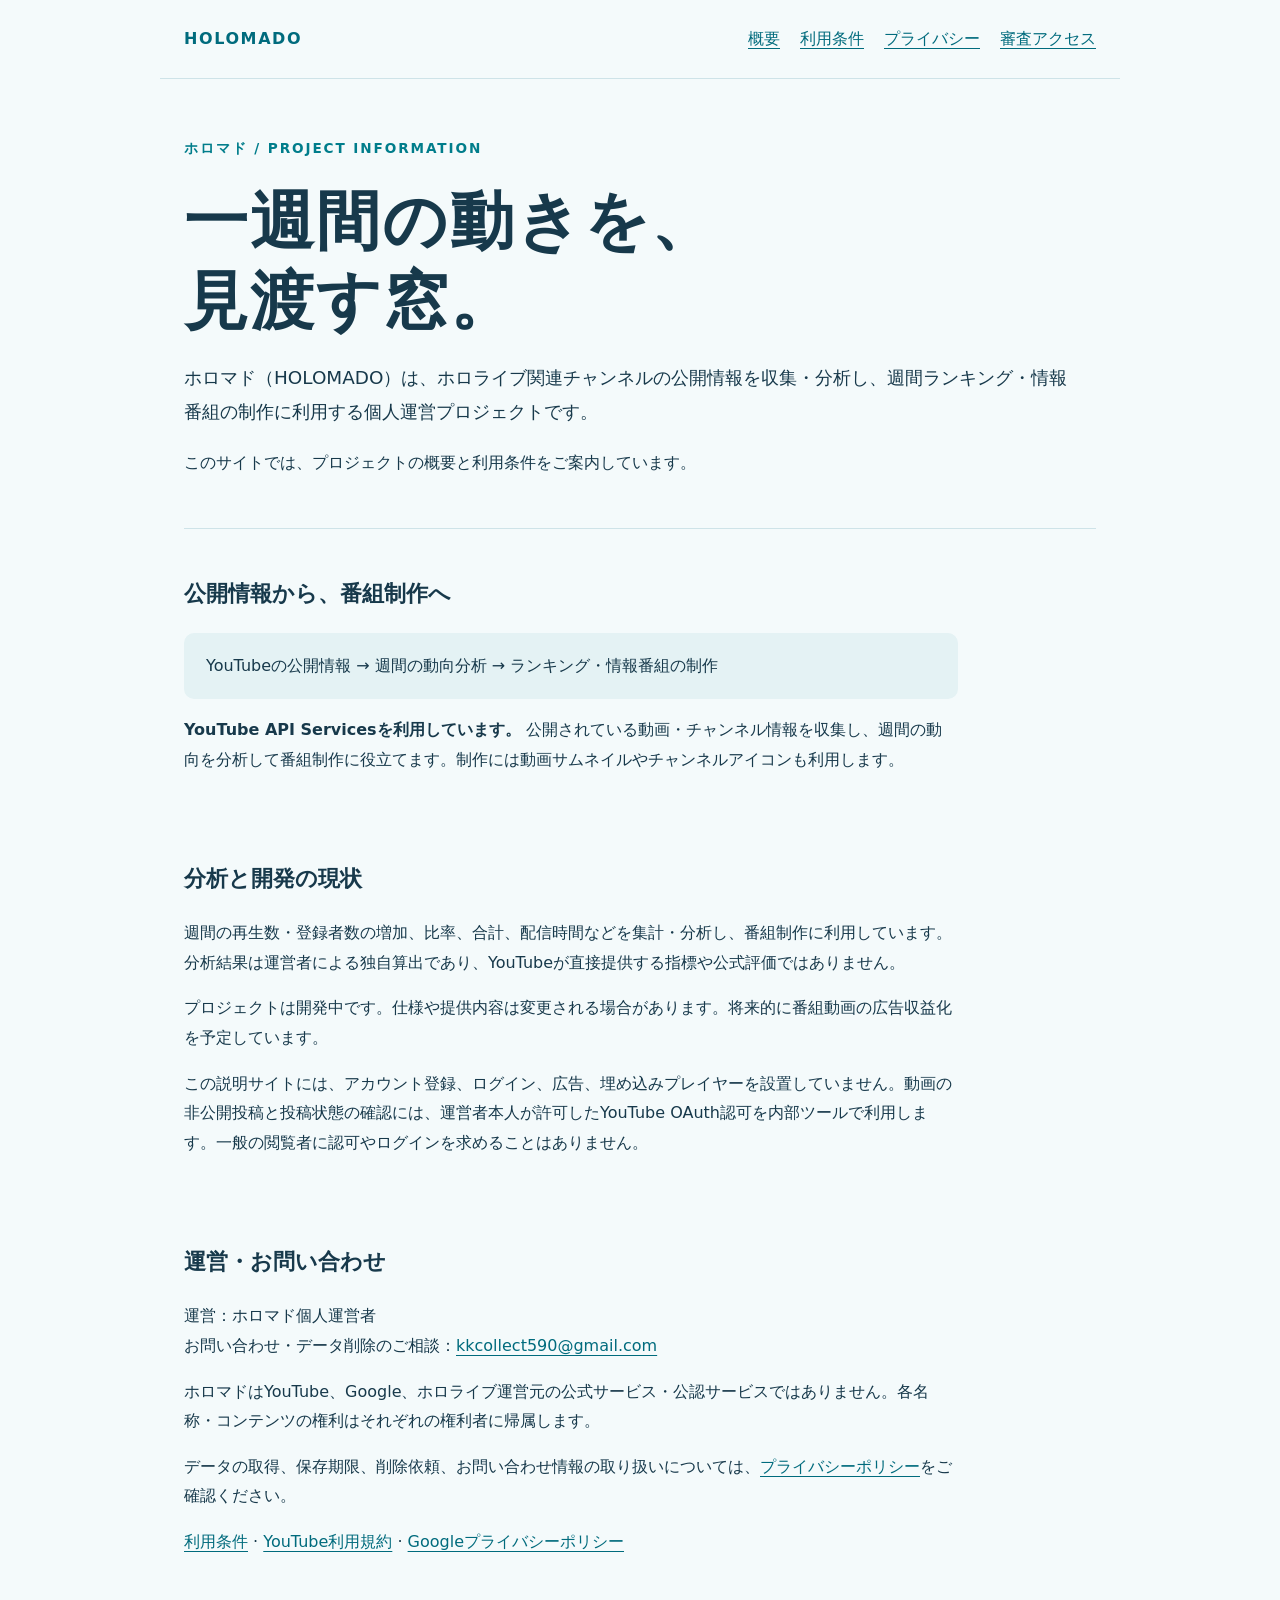
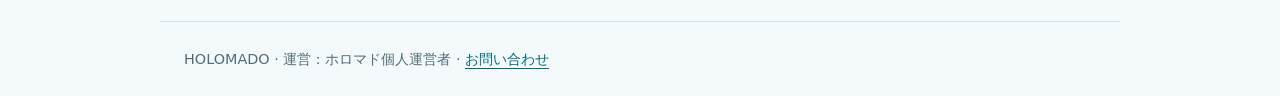
<file: index.html>
<!DOCTYPE html>
<html lang="ja"><head><meta charset="utf-8"/><meta content="width=device-width,initial-scale=1" name="viewport"/><title>ホロマド | HOLOMADO</title><meta content="ホロマドは、ホロライブ関連チャンネルの公開情報を分析し、週間ランキング・情報番組を制作する個人運営プロジェクトです。" name="description"/><link href="style.css" rel="stylesheet"/></head><body><header><a class="brand" href="index.html">HOLOMADO</a><nav aria-label="メイン"><a href="index.html">概要</a><a href="terms.html">利用条件</a><a href="privacy.html">プライバシー</a><a href="review.html">審査アクセス</a></nav></header><main><div class="hero"><p class="eyebrow">ホロマド / PROJECT INFORMATION</p><h1>一週間の動きを、<br/>見渡す窓。</h1><p class="lead">ホロマド（HOLOMADO）は、ホロライブ関連チャンネルの公開情報を収集・分析し、週間ランキング・情報番組の制作に利用する個人運営プロジェクトです。</p><p>このサイトでは、プロジェクトの概要と利用条件をご案内しています。</p></div>
<section><h2>公開情報から、番組制作へ</h2><p class="flow">YouTubeの公開情報 → 週間の動向分析 → ランキング・情報番組の制作</p><p><strong>YouTube API Servicesを利用しています。</strong> 公開されている動画・チャンネル情報を収集し、週間の動向を分析して番組制作に役立てます。制作には動画サムネイルやチャンネルアイコンも利用します。</p></section>
<section><h2>分析と開発の現状</h2><p>週間の再生数・登録者数の増加、比率、合計、配信時間などを集計・分析し、番組制作に利用しています。分析結果は運営者による独自算出であり、YouTubeが直接提供する指標や公式評価ではありません。</p><p>プロジェクトは開発中です。仕様や提供内容は変更される場合があります。将来的に番組動画の広告収益化を予定しています。</p><p>この説明サイトには、アカウント登録、ログイン、広告、埋め込みプレイヤーを設置していません。動画の非公開投稿と投稿状態の確認には、運営者本人が許可したYouTube OAuth認可を内部ツールで利用します。一般の閲覧者に認可やログインを求めることはありません。</p></section>
<section><h2>運営・お問い合わせ</h2><p>運営：ホロマド個人運営者<br/>お問い合わせ・データ削除のご相談：<a href="mailto:kkcollect590@gmail.com">kkcollect590@gmail.com</a></p><p>ホロマドはYouTube、Google、ホロライブ運営元の公式サービス・公認サービスではありません。各名称・コンテンツの権利はそれぞれの権利者に帰属します。</p><p>データの取得、保存期限、削除依頼、お問い合わせ情報の取り扱いについては、<a href="privacy.html">プライバシーポリシー</a>をご確認ください。</p><p><a href="terms.html">利用条件</a> · <a href="https://www.youtube.com/t/terms">YouTube利用規約</a> · <a href="https://policies.google.com/privacy">Googleプライバシーポリシー</a></p></section></main><footer>HOLOMADO · 運営：ホロマド個人運営者 · <a href="mailto:kkcollect590@gmail.com">お問い合わせ</a></footer></body></html>
</file>
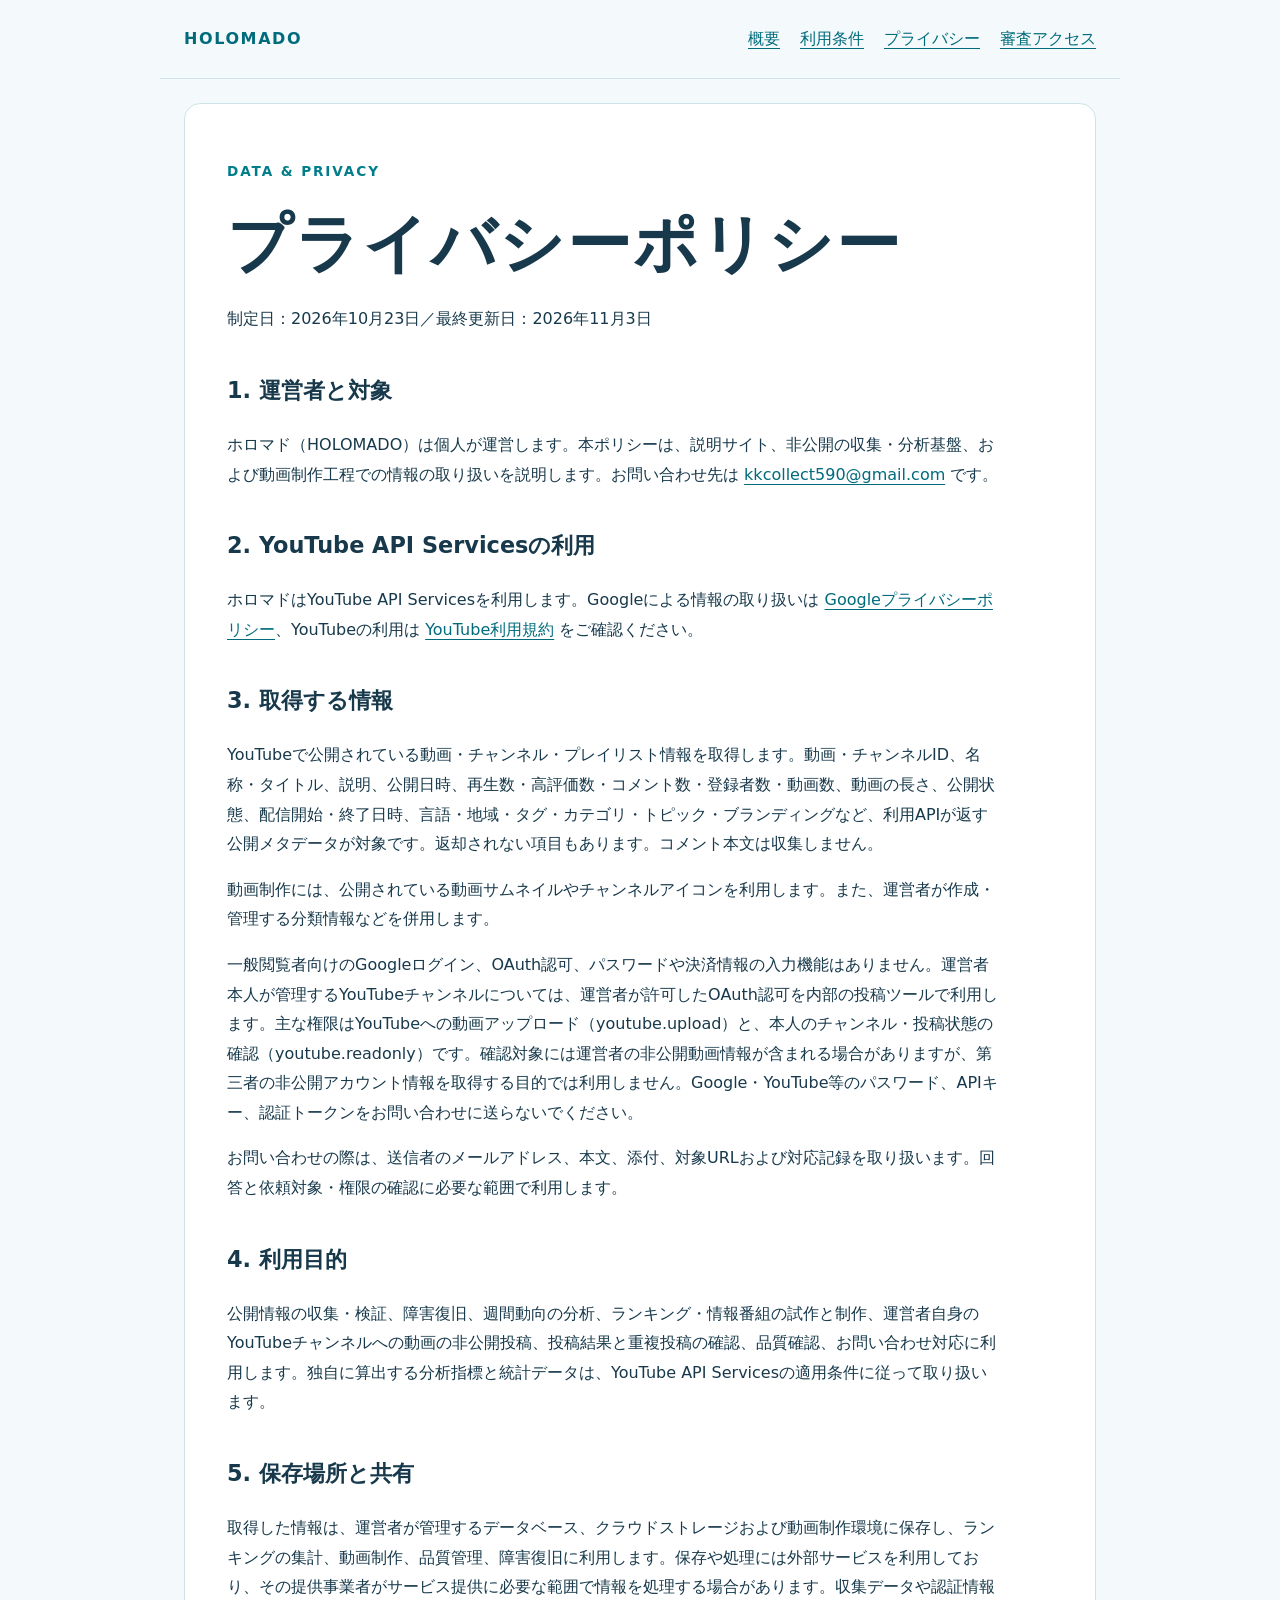
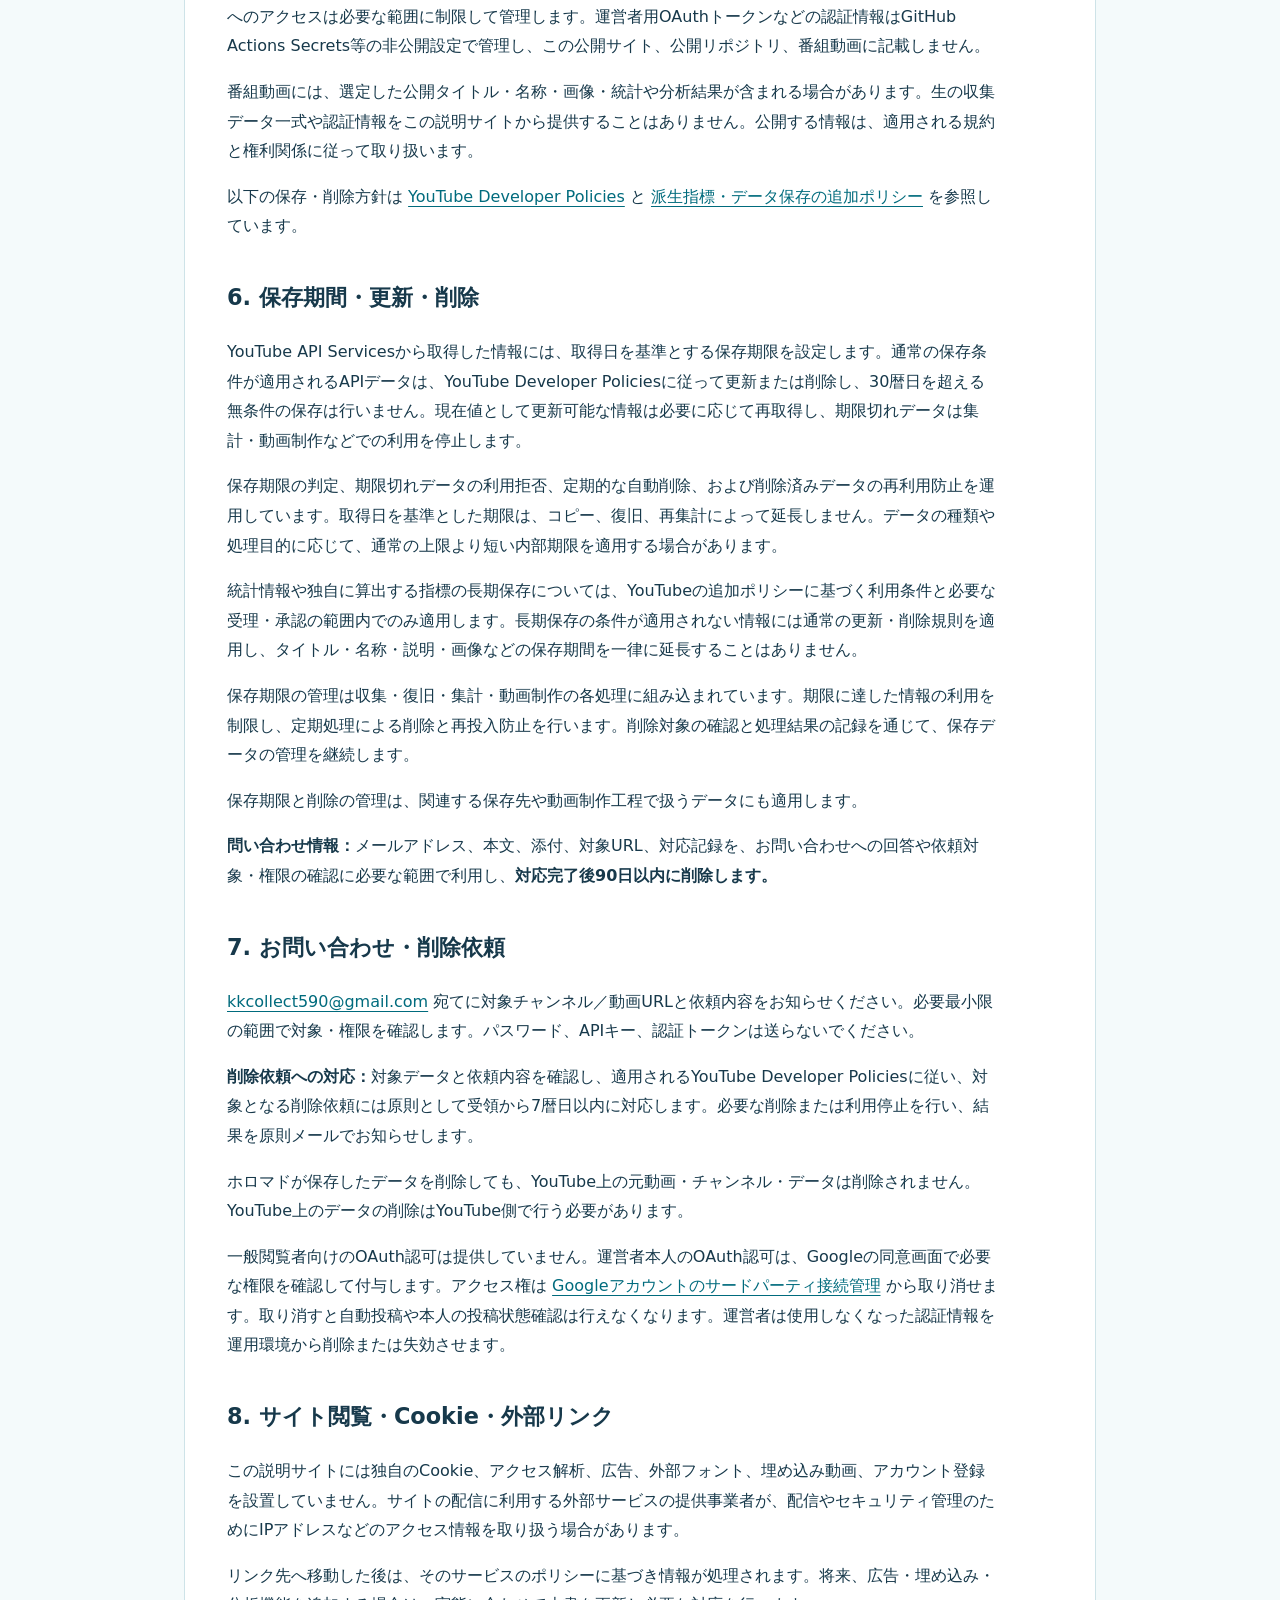
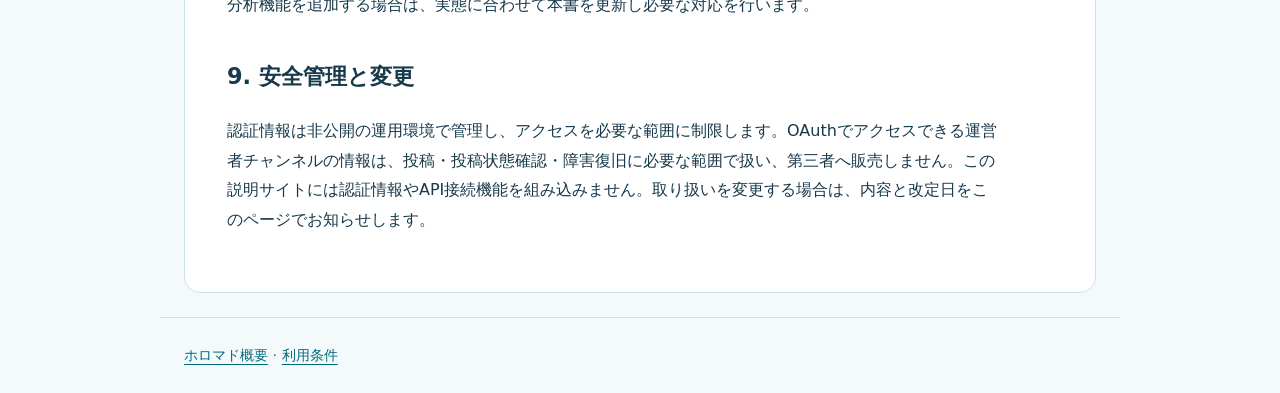
<file: privacy.html>
<!DOCTYPE html>
<html lang="ja"><head><meta charset="utf-8"/><meta content="width=device-width,initial-scale=1" name="viewport"/><title>プライバシーポリシー | ホロマド</title><link href="style.css" rel="stylesheet"/></head><body><header><a class="brand" href="index.html">HOLOMADO</a><nav aria-label="メイン"><a href="index.html">概要</a><a href="terms.html">利用条件</a><a href="privacy.html">プライバシー</a><a href="review.html">審査アクセス</a></nav></header><main><article><p class="eyebrow">DATA &amp; PRIVACY</p><h1>プライバシーポリシー</h1><p>制定日：2026年10月23日／最終更新日：2026年11月3日</p>
<h2>1. 運営者と対象</h2><p>ホロマド（HOLOMADO）は個人が運営します。本ポリシーは、説明サイト、非公開の収集・分析基盤、および動画制作工程での情報の取り扱いを説明します。お問い合わせ先は <a href="mailto:kkcollect590@gmail.com">kkcollect590@gmail.com</a> です。</p>
<h2>2. YouTube API Servicesの利用</h2><p>ホロマドはYouTube API Servicesを利用します。Googleによる情報の取り扱いは <a href="https://policies.google.com/privacy">Googleプライバシーポリシー</a>、YouTubeの利用は <a href="https://www.youtube.com/t/terms">YouTube利用規約</a> をご確認ください。</p>
<h2>3. 取得する情報</h2><p>YouTubeで公開されている動画・チャンネル・プレイリスト情報を取得します。動画・チャンネルID、名称・タイトル、説明、公開日時、再生数・高評価数・コメント数・登録者数・動画数、動画の長さ、公開状態、配信開始・終了日時、言語・地域・タグ・カテゴリ・トピック・ブランディングなど、利用APIが返す公開メタデータが対象です。返却されない項目もあります。コメント本文は収集しません。</p><p>動画制作には、公開されている動画サムネイルやチャンネルアイコンを利用します。また、運営者が作成・管理する分類情報などを併用します。</p><p>一般閲覧者向けのGoogleログイン、OAuth認可、パスワードや決済情報の入力機能はありません。運営者本人が管理するYouTubeチャンネルについては、運営者が許可したOAuth認可を内部の投稿ツールで利用します。主な権限はYouTubeへの動画アップロード（youtube.upload）と、本人のチャンネル・投稿状態の確認（youtube.readonly）です。確認対象には運営者の非公開動画情報が含まれる場合がありますが、第三者の非公開アカウント情報を取得する目的では利用しません。Google・YouTube等のパスワード、APIキー、認証トークンをお問い合わせに送らないでください。</p>
<p>お問い合わせの際は、送信者のメールアドレス、本文、添付、対象URLおよび対応記録を取り扱います。回答と依頼対象・権限の確認に必要な範囲で利用します。</p><h2>4. 利用目的</h2><p>公開情報の収集・検証、障害復旧、週間動向の分析、ランキング・情報番組の試作と制作、運営者自身のYouTubeチャンネルへの動画の非公開投稿、投稿結果と重複投稿の確認、品質確認、お問い合わせ対応に利用します。独自に算出する分析指標と統計データは、YouTube API Servicesの適用条件に従って取り扱います。</p>
<h2>5. 保存場所と共有</h2><p>取得した情報は、運営者が管理するデータベース、クラウドストレージおよび動画制作環境に保存し、ランキングの集計、動画制作、品質管理、障害復旧に利用します。保存や処理には外部サービスを利用しており、その提供事業者がサービス提供に必要な範囲で情報を処理する場合があります。収集データや認証情報へのアクセスは必要な範囲に制限して管理します。運営者用OAuthトークンなどの認証情報はGitHub Actions Secrets等の非公開設定で管理し、この公開サイト、公開リポジトリ、番組動画に記載しません。</p><p>番組動画には、選定した公開タイトル・名称・画像・統計や分析結果が含まれる場合があります。生の収集データ一式や認証情報をこの説明サイトから提供することはありません。公開する情報は、適用される規約と権利関係に従って取り扱います。</p>
<p>以下の保存・削除方針は <a href="https://developers.google.com/youtube/terms/developer-policies">YouTube Developer Policies</a> と <a href="https://developers.google.com/youtube/terms/derived-metrics-policy">派生指標・データ保存の追加ポリシー</a> を参照しています。</p><h2>6. 保存期間・更新・削除</h2><p>YouTube API Servicesから取得した情報には、取得日を基準とする保存期限を設定します。通常の保存条件が適用されるAPIデータは、YouTube Developer Policiesに従って更新または削除し、30暦日を超える無条件の保存は行いません。現在値として更新可能な情報は必要に応じて再取得し、期限切れデータは集計・動画制作などでの利用を停止します。</p>
<p>保存期限の判定、期限切れデータの利用拒否、定期的な自動削除、および削除済みデータの再利用防止を運用しています。取得日を基準とした期限は、コピー、復旧、再集計によって延長しません。データの種類や処理目的に応じて、通常の上限より短い内部期限を適用する場合があります。</p>
<p>統計情報や独自に算出する指標の長期保存については、YouTubeの追加ポリシーに基づく利用条件と必要な受理・承認の範囲内でのみ適用します。長期保存の条件が適用されない情報には通常の更新・削除規則を適用し、タイトル・名称・説明・画像などの保存期間を一律に延長することはありません。</p>
<p>保存期限の管理は収集・復旧・集計・動画制作の各処理に組み込まれています。期限に達した情報の利用を制限し、定期処理による削除と再投入防止を行います。削除対象の確認と処理結果の記録を通じて、保存データの管理を継続します。</p>
<p>保存期限と削除の管理は、関連する保存先や動画制作工程で扱うデータにも適用します。</p>
<p><strong>問い合わせ情報：</strong>メールアドレス、本文、添付、対象URL、対応記録を、お問い合わせへの回答や依頼対象・権限の確認に必要な範囲で利用し、<strong>対応完了後90日以内に削除します。</strong></p>
<h2>7. お問い合わせ・削除依頼</h2>
<p><a href="mailto:kkcollect590@gmail.com">kkcollect590@gmail.com</a> 宛てに対象チャンネル／動画URLと依頼内容をお知らせください。必要最小限の範囲で対象・権限を確認します。パスワード、APIキー、認証トークンは送らないでください。</p>
<p><strong>削除依頼への対応：</strong>対象データと依頼内容を確認し、適用されるYouTube Developer Policiesに従い、対象となる削除依頼には原則として受領から7暦日以内に対応します。必要な削除または利用停止を行い、結果を原則メールでお知らせします。</p>
<p>ホロマドが保存したデータを削除しても、YouTube上の元動画・チャンネル・データは削除されません。YouTube上のデータの削除はYouTube側で行う必要があります。</p>
<p>一般閲覧者向けのOAuth認可は提供していません。運営者本人のOAuth認可は、Googleの同意画面で必要な権限を確認して付与します。アクセス権は <a href="https://myaccount.google.com/permissions">Googleアカウントのサードパーティ接続管理</a> から取り消せます。取り消すと自動投稿や本人の投稿状態確認は行えなくなります。運営者は使用しなくなった認証情報を運用環境から削除または失効させます。</p><h2>8. サイト閲覧・Cookie・外部リンク</h2><p>この説明サイトには独自のCookie、アクセス解析、広告、外部フォント、埋め込み動画、アカウント登録を設置していません。サイトの配信に利用する外部サービスの提供事業者が、配信やセキュリティ管理のためにIPアドレスなどのアクセス情報を取り扱う場合があります。</p><p>リンク先へ移動した後は、そのサービスのポリシーに基づき情報が処理されます。将来、広告・埋め込み・分析機能を追加する場合は、実態に合わせて本書を更新し必要な対応を行います。</p>
<h2>9. 安全管理と変更</h2><p>認証情報は非公開の運用環境で管理し、アクセスを必要な範囲に制限します。OAuthでアクセスできる運営者チャンネルの情報は、投稿・投稿状態確認・障害復旧に必要な範囲で扱い、第三者へ販売しません。この説明サイトには認証情報やAPI接続機能を組み込みません。取り扱いを変更する場合は、内容と改定日をこのページでお知らせします。</p></article></main><footer><a href="index.html">ホロマド概要</a> · <a href="terms.html">利用条件</a></footer></body></html>
</file>
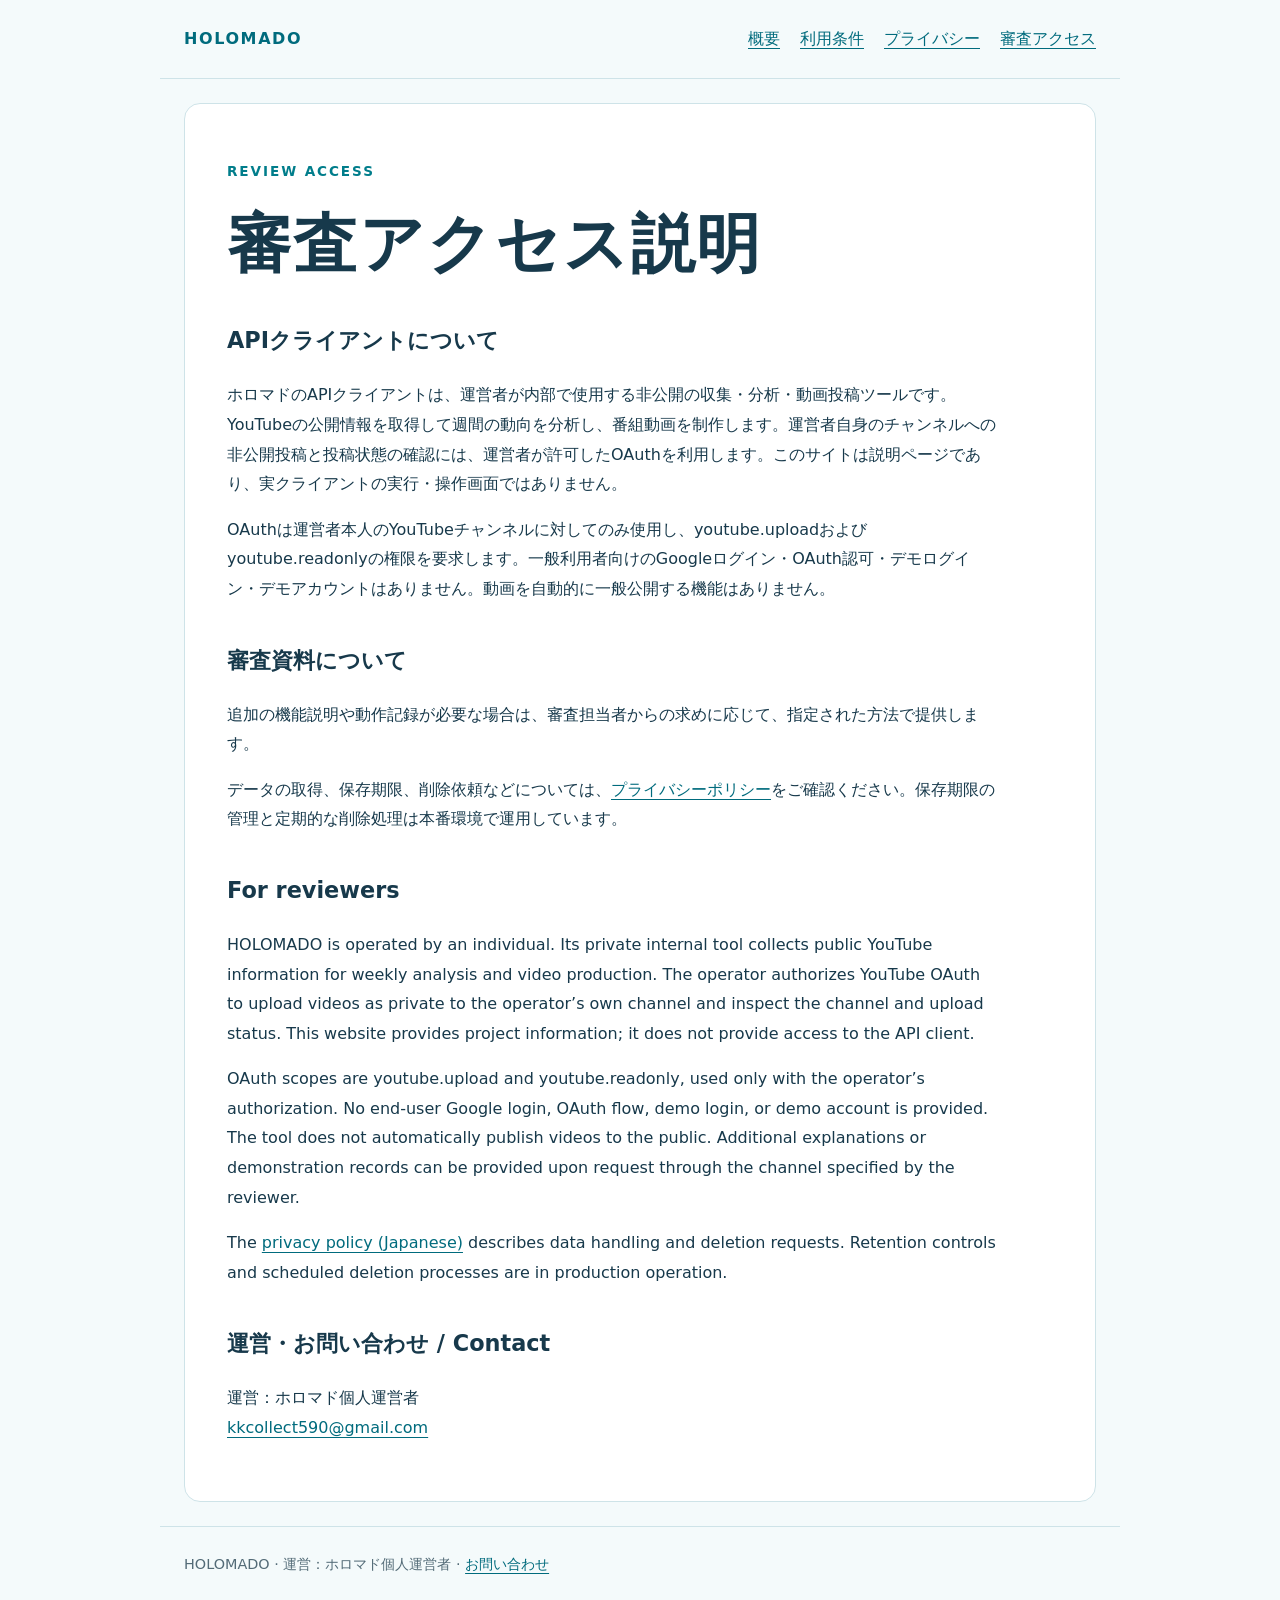
<file: review.html>
<!DOCTYPE html>
<html lang="ja"><head><meta charset="utf-8"/><meta content="width=device-width,initial-scale=1" name="viewport"/><title>審査アクセス説明 | ホロマド</title><link href="style.css" rel="stylesheet"/></head><body><header><a class="brand" href="index.html">HOLOMADO</a><nav aria-label="メイン"><a href="index.html">概要</a><a href="terms.html">利用条件</a><a href="privacy.html">プライバシー</a><a href="review.html">審査アクセス</a></nav></header><main><article><p class="eyebrow">REVIEW ACCESS</p><h1>審査アクセス説明</h1>
<h2>APIクライアントについて</h2><p>ホロマドのAPIクライアントは、運営者が内部で使用する非公開の収集・分析・動画投稿ツールです。YouTubeの公開情報を取得して週間の動向を分析し、番組動画を制作します。運営者自身のチャンネルへの非公開投稿と投稿状態の確認には、運営者が許可したOAuthを利用します。このサイトは説明ページであり、実クライアントの実行・操作画面ではありません。</p><p>OAuthは運営者本人のYouTubeチャンネルに対してのみ使用し、youtube.uploadおよびyoutube.readonlyの権限を要求します。一般利用者向けのGoogleログイン・OAuth認可・デモログイン・デモアカウントはありません。動画を自動的に一般公開する機能はありません。</p>
<h2>審査資料について</h2><p>追加の機能説明や動作記録が必要な場合は、審査担当者からの求めに応じて、指定された方法で提供します。</p><p>データの取得、保存期限、削除依頼などについては、<a href="privacy.html">プライバシーポリシー</a>をご確認ください。保存期限の管理と定期的な削除処理は本番環境で運用しています。</p>
<h2 lang="en">For reviewers</h2><div lang="en"><p>HOLOMADO is operated by an individual. Its private internal tool collects public YouTube information for weekly analysis and video production. The operator authorizes YouTube OAuth to upload videos as private to the operator’s own channel and inspect the channel and upload status. This website provides project information; it does not provide access to the API client.</p><p>OAuth scopes are youtube.upload and youtube.readonly, used only with the operator’s authorization. No end-user Google login, OAuth flow, demo login, or demo account is provided. The tool does not automatically publish videos to the public. Additional explanations or demonstration records can be provided upon request through the channel specified by the reviewer.</p><p>The <a href="privacy.html">privacy policy (Japanese)</a> describes data handling and deletion requests. Retention controls and scheduled deletion processes are in production operation.</p></div>
<h2>運営・お問い合わせ / Contact</h2><p>運営：ホロマド個人運営者<br/><a href="mailto:kkcollect590@gmail.com">kkcollect590@gmail.com</a></p></article></main><footer>HOLOMADO · 運営：ホロマド個人運営者 · <a href="mailto:kkcollect590@gmail.com">お問い合わせ</a></footer></body></html>
</file>
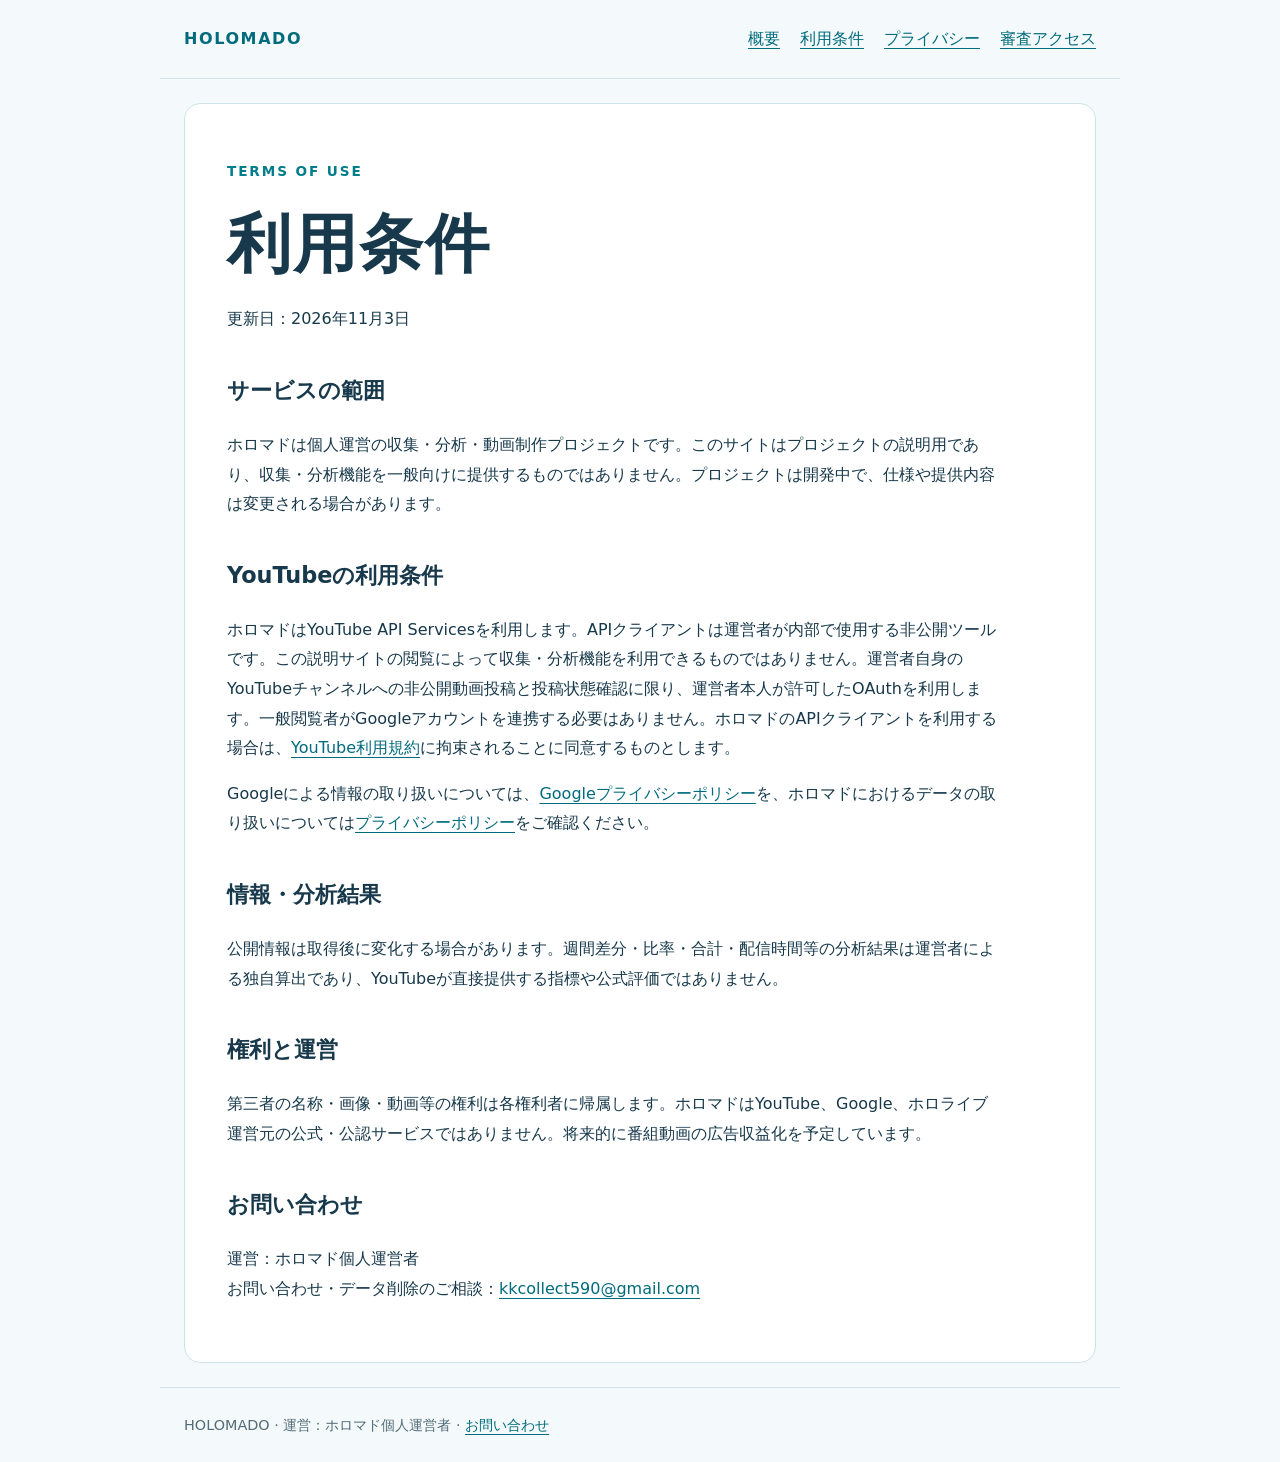
<file: terms.html>
<!DOCTYPE html>
<html lang="ja"><head><meta charset="utf-8"/><meta content="width=device-width,initial-scale=1" name="viewport"/><title>利用条件 | ホロマド</title><link href="style.css" rel="stylesheet"/></head><body><header><a class="brand" href="index.html">HOLOMADO</a><nav aria-label="メイン"><a href="index.html">概要</a><a href="terms.html">利用条件</a><a href="privacy.html">プライバシー</a><a href="review.html">審査アクセス</a></nav></header><main><article><p class="eyebrow">TERMS OF USE</p><h1>利用条件</h1><p>更新日：2026年11月3日</p>
<h2>サービスの範囲</h2><p>ホロマドは個人運営の収集・分析・動画制作プロジェクトです。このサイトはプロジェクトの説明用であり、収集・分析機能を一般向けに提供するものではありません。プロジェクトは開発中で、仕様や提供内容は変更される場合があります。</p>
<h2>YouTubeの利用条件</h2><p>ホロマドはYouTube API Servicesを利用します。APIクライアントは運営者が内部で使用する非公開ツールです。この説明サイトの閲覧によって収集・分析機能を利用できるものではありません。運営者自身のYouTubeチャンネルへの非公開動画投稿と投稿状態確認に限り、運営者本人が許可したOAuthを利用します。一般閲覧者がGoogleアカウントを連携する必要はありません。ホロマドのAPIクライアントを利用する場合は、<a href="https://www.youtube.com/t/terms">YouTube利用規約</a>に拘束されることに同意するものとします。</p><p>Googleによる情報の取り扱いについては、<a href="https://policies.google.com/privacy">Googleプライバシーポリシー</a>を、ホロマドにおけるデータの取り扱いについては<a href="privacy.html">プライバシーポリシー</a>をご確認ください。</p>
<h2>情報・分析結果</h2><p>公開情報は取得後に変化する場合があります。週間差分・比率・合計・配信時間等の分析結果は運営者による独自算出であり、YouTubeが直接提供する指標や公式評価ではありません。</p>
<h2>権利と運営</h2><p>第三者の名称・画像・動画等の権利は各権利者に帰属します。ホロマドはYouTube、Google、ホロライブ運営元の公式・公認サービスではありません。将来的に番組動画の広告収益化を予定しています。</p>
<h2>お問い合わせ</h2><p>運営：ホロマド個人運営者<br/>お問い合わせ・データ削除のご相談：<a href="mailto:kkcollect590@gmail.com">kkcollect590@gmail.com</a></p></article></main><footer>HOLOMADO · 運営：ホロマド個人運営者 · <a href="mailto:kkcollect590@gmail.com">お問い合わせ</a></footer></body></html>
</file>
<file: style.css>
:root{color-scheme:light;--ink:#17394b;--muted:#536b77;--line:#cee3e8;--accent:#007d8b}*{box-sizing:border-box}body{margin:0;background:#f4fafb;color:var(--ink);font-family:system-ui,-apple-system,'Yu Gothic',sans-serif;line-height:1.85}header,main,footer{max-width:960px;margin:auto;padding:24px}header{display:flex;align-items:center;justify-content:space-between;gap:20px;flex-wrap:wrap;border-bottom:1px solid var(--line)}a{color:#006b7d;text-underline-offset:4px}a:focus-visible{outline:3px solid #d87e00;outline-offset:5px}nav{display:flex;gap:20px;flex-wrap:wrap}.brand{font-weight:800;letter-spacing:.1em;text-decoration:none}.draft{background:#fff3dc;border-left:4px solid #ac700c;padding:12px 18px;margin:12px 0 32px;color:#674810}.eyebrow{color:var(--accent);font-size:.85rem;letter-spacing:.14em;font-weight:700}h1{font-size:clamp(2.1rem,6vw,4rem);line-height:1.25;letter-spacing:.03em;margin:20px 0}h2{font-size:1.4rem;margin-top:36px}p,li{max-width:76ch}.lead{font-size:1.15rem}.hero{padding:20px 0 35px;border-bottom:1px solid var(--line)}section{padding:8px 0 24px}article{background:white;border:1px solid var(--line);border-radius:16px;padding:clamp(20px,4vw,42px)}.flow{padding:18px 22px;background:#e4f2f4;border-radius:10px}footer{font-size:.9rem;border-top:1px solid var(--line);color:var(--muted)}small{color:var(--muted)}@media(max-width:560px){header,main,footer{padding:18px}nav{gap:12px}h1{font-size:2.25rem}}
</file>
